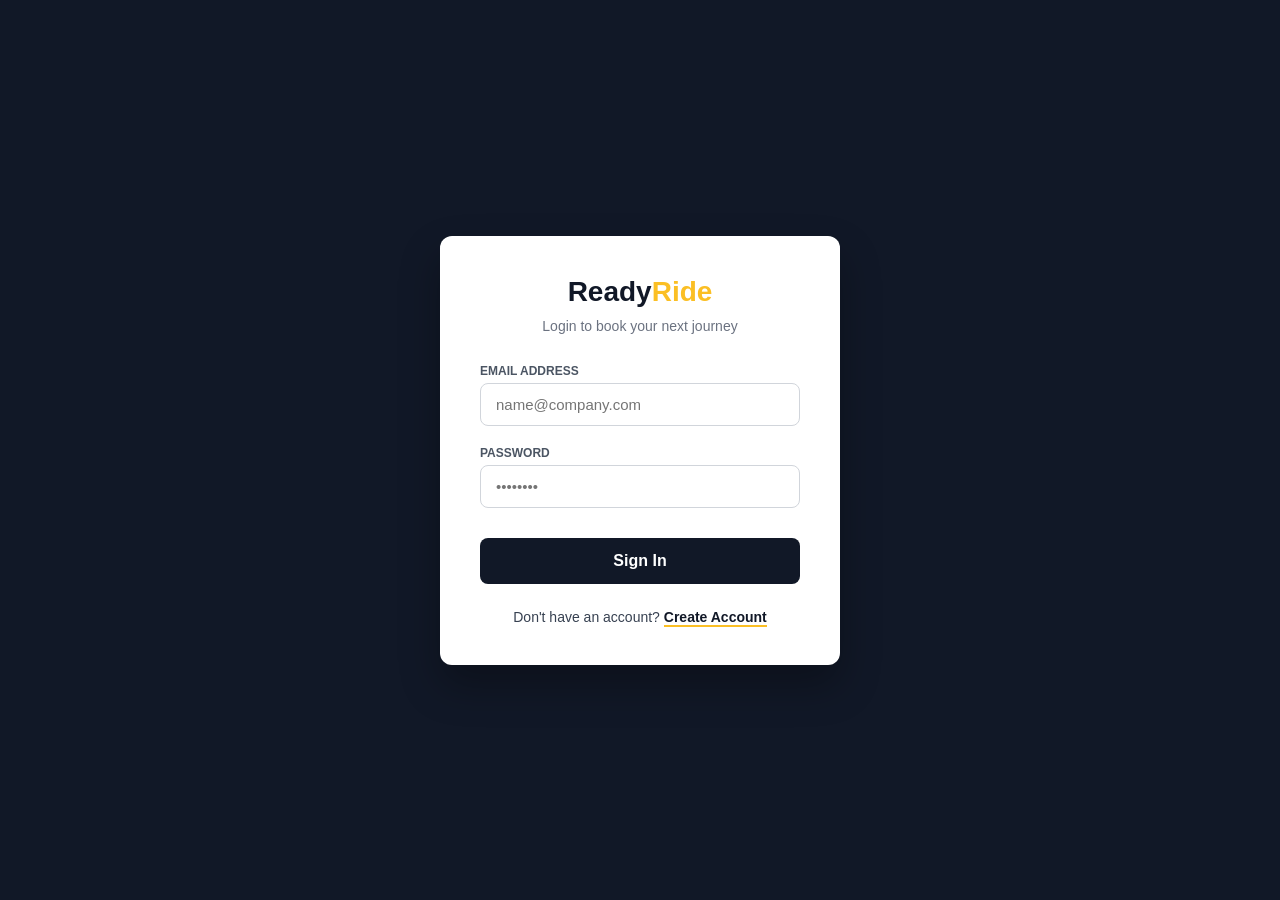
<file: frontend/admin.html>
<!DOCTYPE html>
<html lang="en">

<head>
    <meta charset="UTF-8">
    <meta name="viewport" content="width=device-width, initial-scale=1.0">
    <title>ReadyRoad Admin - Control Tower</title>
    <link rel="stylesheet" href="css/admin.css">
</head>

<body>
    <nav>
        <strong>ReadyRide ADMIN</strong>
        <div>
            <a href="index.html">View Site</a>
            <button onclick="logout()">Logout</button>
        </div>
    </nav>

    <div class="container">
        <h1>Admin Dashboard</h1>

        <section>
            <h3>+ Add New Vehicle to Fleet</h3>
            <form id="addCarForm">
                <input type="text" name="make" placeholder="Make (e.g., Tesla)" required>
                <input type="text" name="model" placeholder="Model (e.g., Model 3)" required>
                <input type="number" name="year" placeholder="Year" required>
                <input type="number" name="pricePerDay" placeholder="Price Per Day ($)" required>
                <input type="text" name="licensePlate" placeholder="License Plate" required>
                <input type="text" name="image" placeholder="Car Image URL" required>
                <select name="category">
                    <option value="Economy">Economy</option>
                    <option value="Luxury">Luxury</option>
                    <option value="SUV">SUV</option>
                </select>
                <button type="submit">Add Car to Fleet</button>
            </form>
        </section>

        <section>
            <h3>Current Fleet</h3>
            <table>
                <thead>
                    <tr>
                        <th>Vehicle</th>
                        <th>Price/Day</th>
                        <th>Actions</th>
                    </tr>
                </thead>
                <tbody id="fleetTable"></tbody>
            </table>
        </section>

        <section>
            <h3>All Customer Bookings</h3>
            <table>
                <thead>
                    <tr>
                        <th>User</th>
                        <th>Car</th>
                        <th>Dates</th>
                        <th>Revenue</th>
                    </tr>
                </thead>
                <tbody id="allBookingsTable"></tbody>
            </table>
        </section>
    </div>

    <script src="js/admin.js"></script>
</body>

</html>
</file>
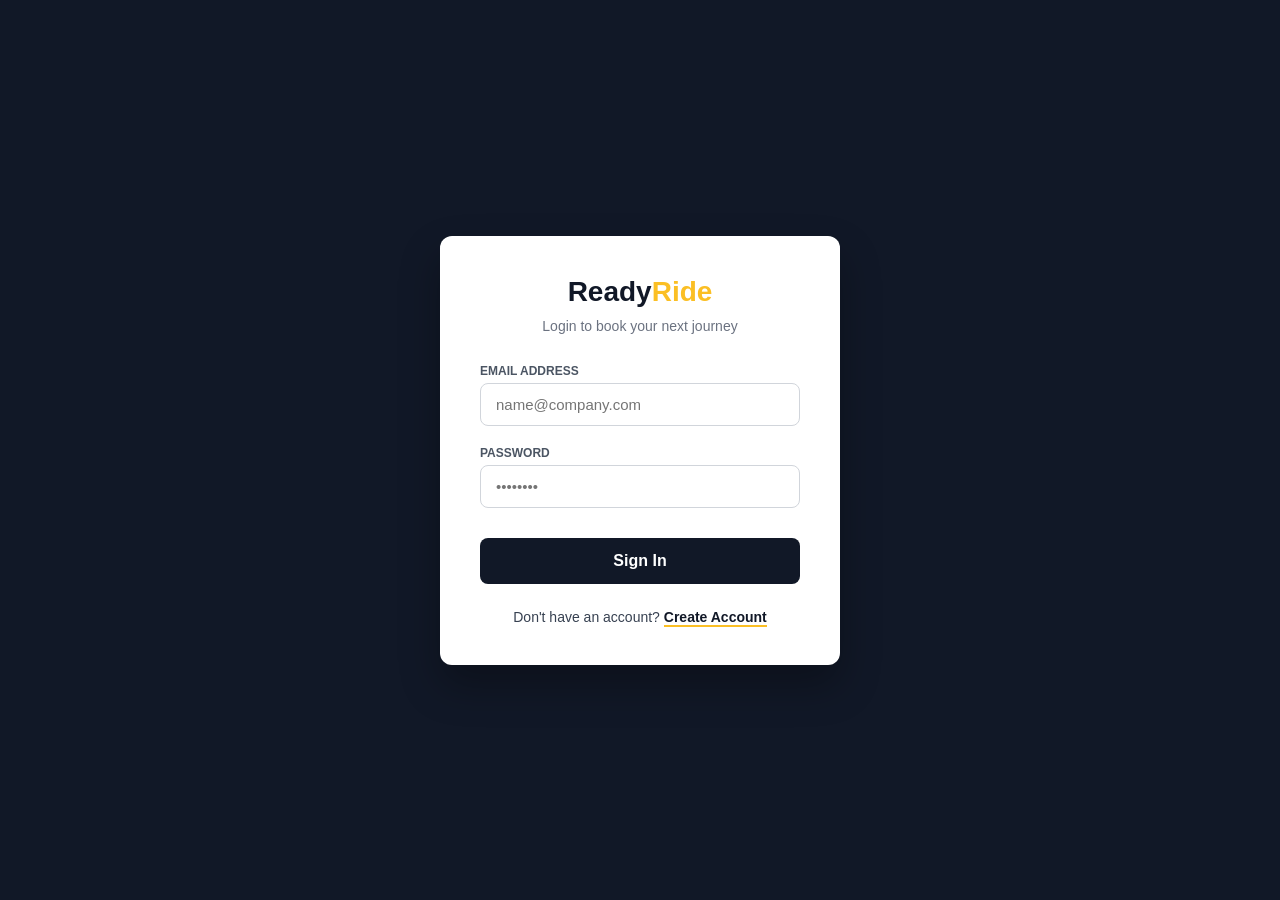
<file: frontend/login.html>
<!DOCTYPE html>
<html lang="en">

<head>
    <meta charset="UTF-8">
    <meta name="viewport" content="width=device-width, initial-scale=1.0">
    <title>Login | ReadyRide</title>
    <link rel="stylesheet" href="css/login.css">
</head>

<body>
    <div class="login-card">
        <h1>Ready<span>Ride</span></h1>
        <p>Login to book your next journey</p>

        <form id="loginForm">
            <div>
                <label>Email Address</label>
                <input type="email" name="email" placeholder="name@company.com" required>
            </div>
            <div>
                <label>Password</label>
                <input type="password" name="password" placeholder="••••••••" required>
            </div>

            <button type="submit">Sign In</button>
        </form>

        <div class="footer-text">
            Don't have an account? <a href="signup.html">Create Account</a>
        </div>
    </div>

    <script src="js/login.js"></script>
</body>

</html>
</file>
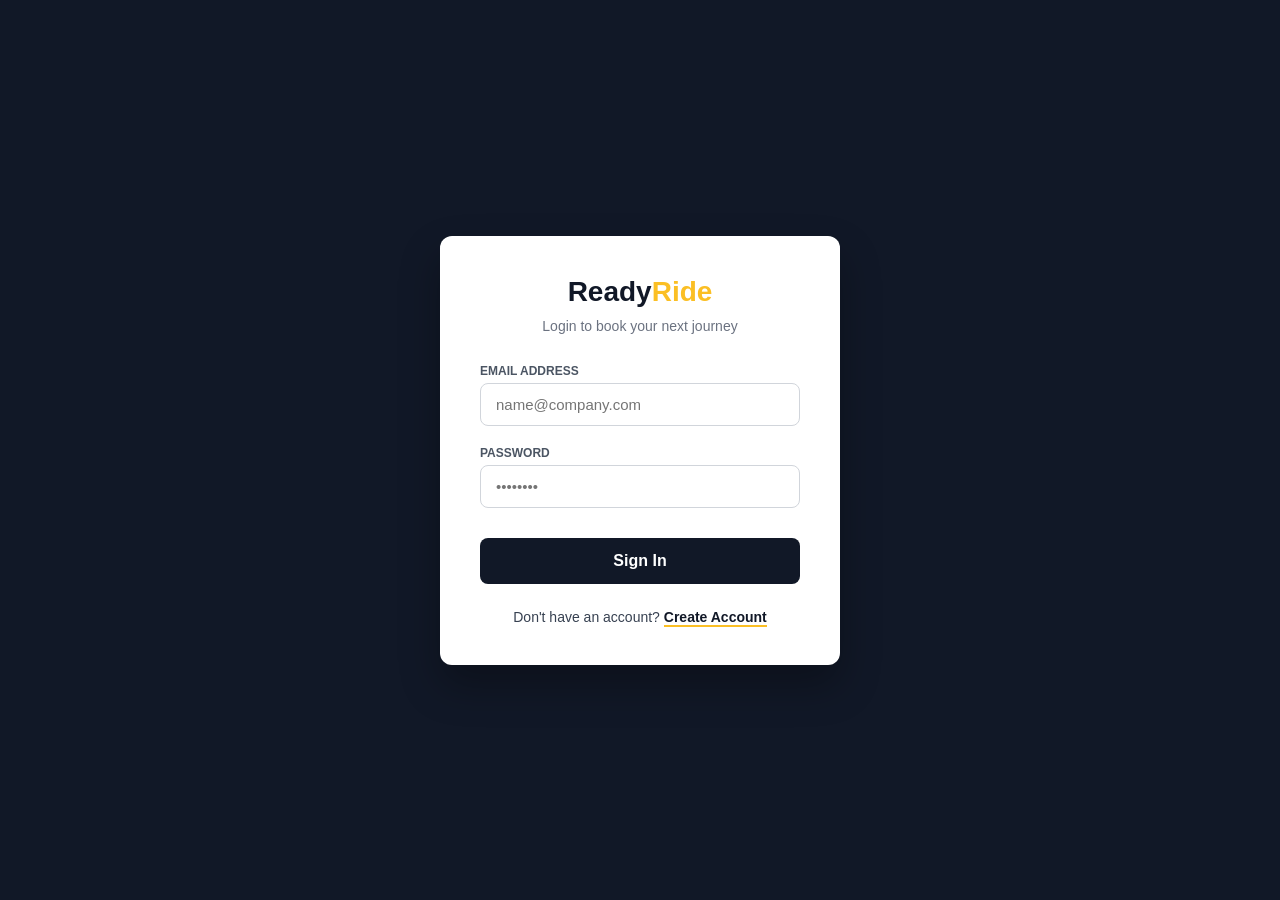
<file: frontend/profile.html>
<!DOCTYPE html>
<html lang="en">

<head>
    <meta charset="UTF-8">
    <meta name="viewport" content="width=device-width, initial-scale=1.0">
    <title>My Profile | ReadyRoad</title>
    <link rel="stylesheet" href="css/profile.css">
</head>

<body>

    <nav>
        <strong onclick="window.location.href='index.html'">ReadyRide</strong>
        <div class="nav-links">
            <a href="index.html">Home</a>
            <button class="logout-btn" onclick="logout()">Logout</button>
        </div>
    </nav>

    <div class="container">
        <h2>Account Overview</h2>
        <div class="profile-card">
            <div class="avatar" id="userInitial">U</div>
            <div class="user-details" id="userFields">
                <p>Loading profile...</p>
            </div>
        </div>

        <h2>My Rental History</h2>
        <div class="table-container">
            <table>
                <thead>
                    <tr>
                        <th>Car Model</th>
                        <th>Rental Period</th>
                        <th>Total Price</th>
                        <th>Status</th>
                        <th>Action</th>
                    </tr>
                </thead>
                <tbody id="bookingList">
                </tbody>
            </table>
        </div>
    </div>

    <script src="js/profile.js"></script>
</body>

</html>
</file>
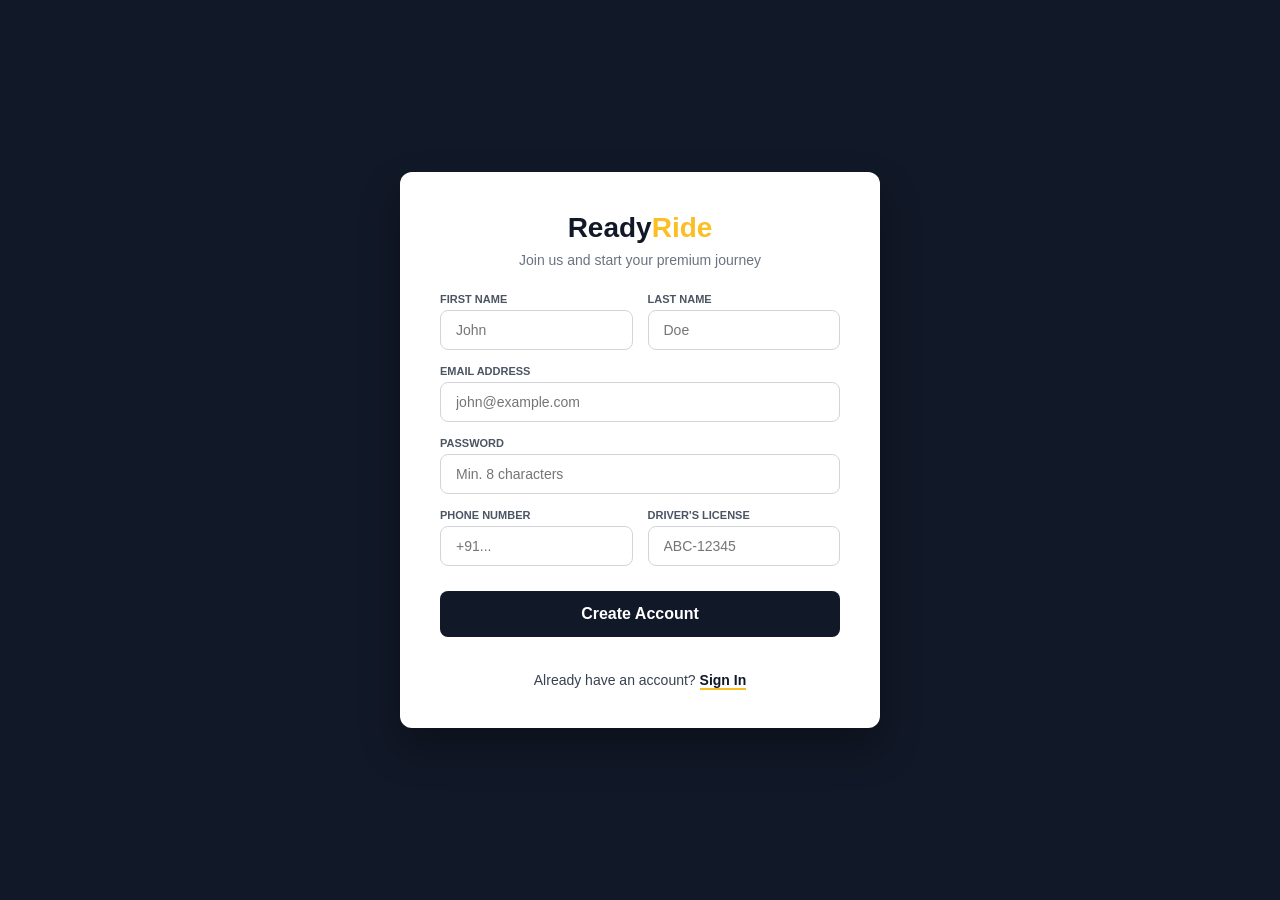
<file: frontend/signup.html>
<!DOCTYPE html>
<html lang="en">

<head>
    <meta charset="UTF-8">
    <meta name="viewport" content="width=device-width, initial-scale=1.0">
    <title>Create Account | ReadyRide</title>
    <link rel="stylesheet" href="css/signup.css">
</head>

<body>
    <div class="signup-card">
        <h1>Ready<span>Ride</span></h1>
        <p>Join us and start your premium journey</p>

        <form id="signupForm">
            <div>
                <label>First Name</label>
                <input type="text" name="firstName" placeholder="John" required>
            </div>
            <div>
                <label>Last Name</label>
                <input type="text" name="lastName" placeholder="Doe" required>
            </div>
            <div class="full-width">
                <label>Email Address</label>
                <input type="email" name="email" placeholder="john@example.com" required>
            </div>
            <div class="full-width">
                <label>Password</label>
                <input type="password" name="password" placeholder="Min. 8 characters" minlength="8" required>
            </div>
            <div>
                <label>Phone Number</label>
                <input type="text" name="phoneNumber" placeholder="+91..." required>
            </div>
            <div>
                <label>Driver's License</label>
                <input type="text" name="driversLicense" placeholder="ABC-12345" required>
            </div>

            <button type="submit" id="submitBtn">Create Account</button>

            <div class="footer-text">
                Already have an account? <a href="login.html">Sign In</a>
            </div>
        </form>
    </div>

    <script src="js/signup.js"></script>
</body>

</html>
</file>
<file: frontend/css/admin.css>
:root {
    --navy: #111827;
    --amber: #fbbf24;
    --white: #ffffff;
    --gray: #f3f4f6;
}

* {
    margin: 0;
    padding: 0;
    box-sizing: border-box;
    font-family: "Segoe UI", sans-serif;
}

body {
    background-color: var(--gray);
    color: var(--navy);
}


nav {
    display: flex;
    align-items: center;
    justify-content: space-between;
    background-color: var(--navy);
    padding: 15px 8%;
    color: white;
    box-shadow: 0 4px 10px rgba(0, 0, 0, 0.1);
}

nav strong {
    font-size: 24px;
    color: var(--amber);
}

nav div a {
    color: #d1d5db;
    text-decoration: none;
    margin-right: 20px;
    font-weight: 500;
}

nav div a:hover {
    color: var(--amber);
}

nav button {
    background-color: #ef4444;
    color: white;
    border: none;
    padding: 8px 18px;
    border-radius: 5px;
    cursor: pointer;
    font-weight: bold;
}

.container {
    max-width: 1200px;
    margin: 40px auto;
    padding: 0 20px;
}

h1 {
    margin-bottom: 30px;
    font-size: 28px;
    text-transform: uppercase;
    letter-spacing: 1px;
}

section {
    background-color: var(--white);
    padding: 30px;
    border-radius: 12px;
    margin-bottom: 30px;
    box-shadow: 0 10px 25px rgba(0, 0, 0, 0.05);
}

h3 {
    margin-bottom: 20px;
    font-size: 20px;
    border-left: 5px solid var(--amber);
    padding-left: 15px;
}


form {
    display: grid;
    grid-template-columns: 1fr 1fr;
    gap: 15px;
}

form input,
form select {
    padding: 12px;
    border: 1px solid #ddd;
    border-radius: 8px;
    font-size: 14px;
    outline: none;
}

form input:focus {
    border-color: var(--navy);
}

form button {
    grid-column: span 2;
    background-color: var(--navy);
    color: white;
    padding: 15px;
    border: none;
    border-radius: 8px;
    font-weight: bold;
    cursor: pointer;
    transition: 0.3s;
}

form button:hover {
    background-color: #1f2937;
}


table {
    width: 100%;
    border-collapse: collapse;
    margin-top: 15px;
}

th {
    background-color: #f9fafb;
    padding: 15px;
    text-align: left;
    font-size: 13px;
    color: #6b7280;
    text-transform: uppercase;
}

td {
    padding: 15px;
    border-bottom: 1px solid #edf2f7;
    font-size: 15px;
}

.status-badge {
    background: #dcfce7;
    color: #166534;
    padding: 5px 10px;
    border-radius: 20px;
    font-size: 12px;
    font-weight: bold;
}

.remove-btn {
    background-color: transparent;
    border: 1px solid #ef4444;
    color: #ef4444;
    padding: 5px 12px;
    border-radius: 6px;
    cursor: pointer;
    transition: 0.2s;
}

.remove-btn:hover {
    background-color: #ef4444;
    color: white;
}

@media (max-width: 768px) {
    form {
        grid-template-columns: 1fr;
    }

    form button {
        grid-column: span 1;
    }
}
</file>
<file: frontend/css/login.css>
:root {
    --navy: #111827;
    --amber: #fbbf24;
    --white: #ffffff;
    --gray: #f3f4f6;
}

* {
    margin: 0;
    padding: 0;
    box-sizing: border-box;
    font-family: "Segoe UI", sans-serif;
}

body {
    min-height: 100vh;
    background: var(--navy);
    display: flex;
    justify-content: center;
    align-items: center;
    padding: 20px;
}


.login-card {
    background: var(--white);
    padding: 40px;
    width: 100%;
    max-width: 400px;
    border-radius: 12px;
    box-shadow: 0 20px 40px rgba(0, 0, 0, 0.3);
    text-align: center;
}

.login-card h1 {
    color: var(--navy);
    font-size: 28px;
    margin-bottom: 10px;
    font-weight: 800;
}

.login-card h1 span {
    color: var(--amber);
}

.login-card p {
    color: #6b7280;
    font-size: 14px;
    margin-bottom: 30px;
}


form div {
    margin-bottom: 20px;
    text-align: left;
}

label {
    font-size: 12px;
    font-weight: 700;
    text-transform: uppercase;
    color: #4b5563;
    margin-bottom: 5px;
    display: block;
}

input {
    width: 100%;
    padding: 12px 15px;
    border: 1px solid #d1d5db;
    border-radius: 8px;
    font-size: 15px;
    outline: none;
    transition: 0.3s;
}

input:focus {
    border-color: var(--navy);
    box-shadow: 0 0 0 3px rgba(17, 24, 39, 0.1);
}


button {
    width: 100%;
    padding: 14px;
    background: var(--navy);
    color: white;
    border: none;
    border-radius: 8px;
    font-size: 16px;
    font-weight: bold;
    cursor: pointer;
    transition: 0.3s;
    margin-top: 10px;
}

button:hover {
    background: #1f2937;
    transform: translateY(-2px);
    box-shadow: 0 5px 15px rgba(0, 0, 0, 0.1);
}


.footer-text {
    margin-top: 25px;
    font-size: 14px;
    color: #374151;
}

.footer-text a {
    color: var(--navy);
    font-weight: bold;
    text-decoration: none;
    border-bottom: 2px solid var(--amber);
}

.footer-text a:hover {
    color: #000;
}
</file>
<file: frontend/css/profile.css>
:root {
    --navy: #111827;
    --amber: #fbbf24;
    --white: #ffffff;
    --gray: #f9fafb;
}

* {
    margin: 0;
    padding: 0;
    box-sizing: border-box;
    font-family: "Segoe UI", sans-serif;
}

body {
    background-color: var(--gray);
    color: var(--navy);
}

/* Navbar Styling */
nav {
    display: flex;
    align-items: center;
    justify-content: space-between;
    background-color: var(--navy);
    padding: 15px 8%;
    color: white;
    box-shadow: 0 4px 10px rgba(0, 0, 0, 0.1);
}

nav strong {
    font-size: 24px;
    color: var(--amber);
    cursor: pointer;
}

.nav-links a {
    color: #d1d5db;
    text-decoration: none;
    margin-left: 20px;
    font-weight: 500;
    transition: 0.3s;
}

.nav-links a:hover {
    color: var(--amber);
}

.container {
    max-width: 1000px;
    margin: 40px auto;
    padding: 0 20px;
}

h2 {
    margin-bottom: 20px;
    font-size: 24px;
    border-left: 5px solid var(--amber);
    padding-left: 15px;
}


.profile-card {
    background: white;
    padding: 30px;
    border-radius: 12px;
    box-shadow: 0 10px 25px rgba(0, 0, 0, 0.05);
    margin-bottom: 40px;
    display: flex;
    align-items: center;
    gap: 20px;
}

.avatar {
    width: 80px;
    height: 80px;
    background: var(--amber);
    border-radius: 50%;
    display: flex;
    align-items: center;
    justify-content: center;
    font-size: 32px;
    font-weight: bold;
    color: var(--navy);
}

.user-details p {
    margin-bottom: 5px;
    font-size: 16px;
}

.table-container {
    background: white;
    border-radius: 12px;
    overflow: hidden;
    box-shadow: 0 10px 25px rgba(0, 0, 0, 0.05);
}

table {
    width: 100%;
    border-collapse: collapse;
}

th {
    background: #f3f4f6;
    padding: 15px;
    text-align: left;
    font-size: 13px;
    color: #6b7280;
    text-transform: uppercase;
}

td {
    padding: 18px 15px;
    border-bottom: 1px solid #edf2f7;
    font-size: 15px;
}

.status-badge {
    font-weight: bold;
    padding: 5px 12px;
    border-radius: 20px;
    font-size: 12px;
    display: inline-block;
}

.status-confirmed {
    background: #dcfce7;
    color: #166534;
}

.status-pending {
    background: #fef9c3;
    color: #854d0e;
}

.logout-btn {
    background: #ef4444;
    color: white;
    border: none;
    padding: 8px 20px;
    border-radius: 6px;
    cursor: pointer;
    font-weight: bold;
    margin-left: 10px;
}

.cancel-btn {
    background: transparent;
    border: 1px solid #ef4444;
    color: #ef4444;
    padding: 6px 12px;
    border-radius: 4px;
    cursor: pointer;
    font-size: 13px;
    font-weight: bold;
    transition: 0.3s;
}

.cancel-btn:hover {
    background: #ef4444;
    color: white;
}
</file>
<file: frontend/css/signup.css>
:root {
    --navy: #111827;
    --amber: #fbbf24;
    --white: #ffffff;
    --gray: #f3f4f6;
}

* {
    margin: 0;
    padding: 0;
    box-sizing: border-box;
    font-family: "Segoe UI", sans-serif;
}

body {
    min-height: 100vh;
    background: var(--navy);
    display: flex;
    justify-content: center;
    align-items: center;
    padding: 20px;
}

.signup-card {
    background: var(--white);
    padding: 40px;
    width: 100%;
    max-width: 480px;
    border-radius: 12px;
    box-shadow: 0 20px 40px rgba(0, 0, 0, 0.3);
    text-align: center;
}

.signup-card h1 {
    color: var(--navy);
    font-size: 28px;
    margin-bottom: 8px;
    font-weight: 800;
}

.signup-card h1 span {
    color: var(--amber);
}

.signup-card p {
    color: #6b7280;
    font-size: 14px;
    margin-bottom: 25px;
}


form {
    display: grid;
    grid-template-columns: 1fr 1fr;
    gap: 15px;
    text-align: left;
}

.full-width {
    grid-column: span 2;
}

label {
    font-size: 11px;
    font-weight: 700;
    text-transform: uppercase;
    color: #4b5563;
    margin-bottom: 5px;
    display: block;
}

input {
    width: 100%;
    padding: 11px 15px;
    border: 1px solid #d1d5db;
    border-radius: 8px;
    font-size: 14px;
    outline: none;
    transition: 0.3s;
}

input:focus {
    border-color: var(--navy);
    box-shadow: 0 0 0 3px rgba(17, 24, 39, 0.1);
}

button {
    grid-column: span 2;
    width: 100%;
    padding: 14px;
    background: var(--navy);
    color: white;
    border: none;
    border-radius: 8px;
    font-size: 16px;
    font-weight: bold;
    cursor: pointer;
    transition: 0.3s;
    margin-top: 10px;
}

button:hover {
    background: #1f2937;
    transform: translateY(-2px);
}

button:disabled {
    background: #9ca3af;
    cursor: not-allowed;
}

.footer-text {
    grid-column: span 2;
    margin-top: 20px;
    font-size: 14px;
    color: #374151;
    text-align: center;
}

.footer-text a {
    color: var(--navy);
    font-weight: bold;
    text-decoration: none;
    border-bottom: 2px solid var(--amber);
}
</file>
